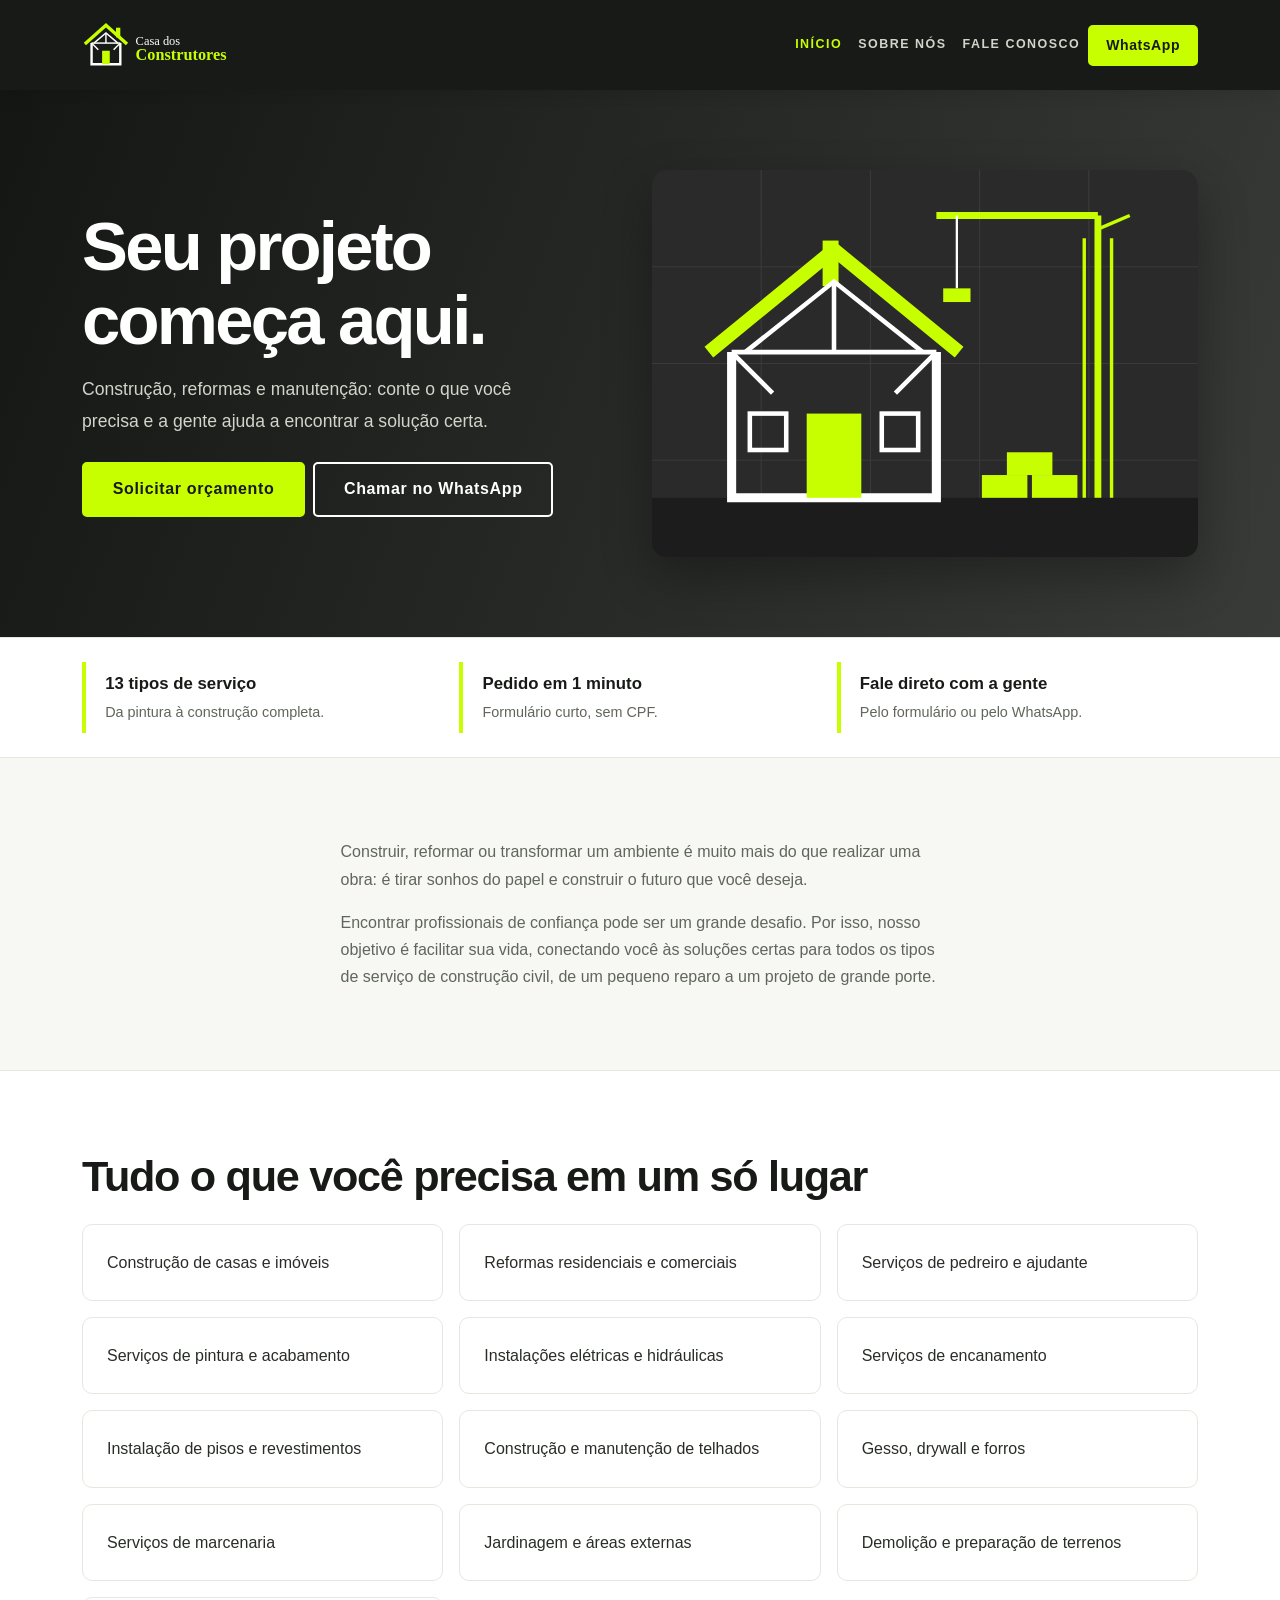
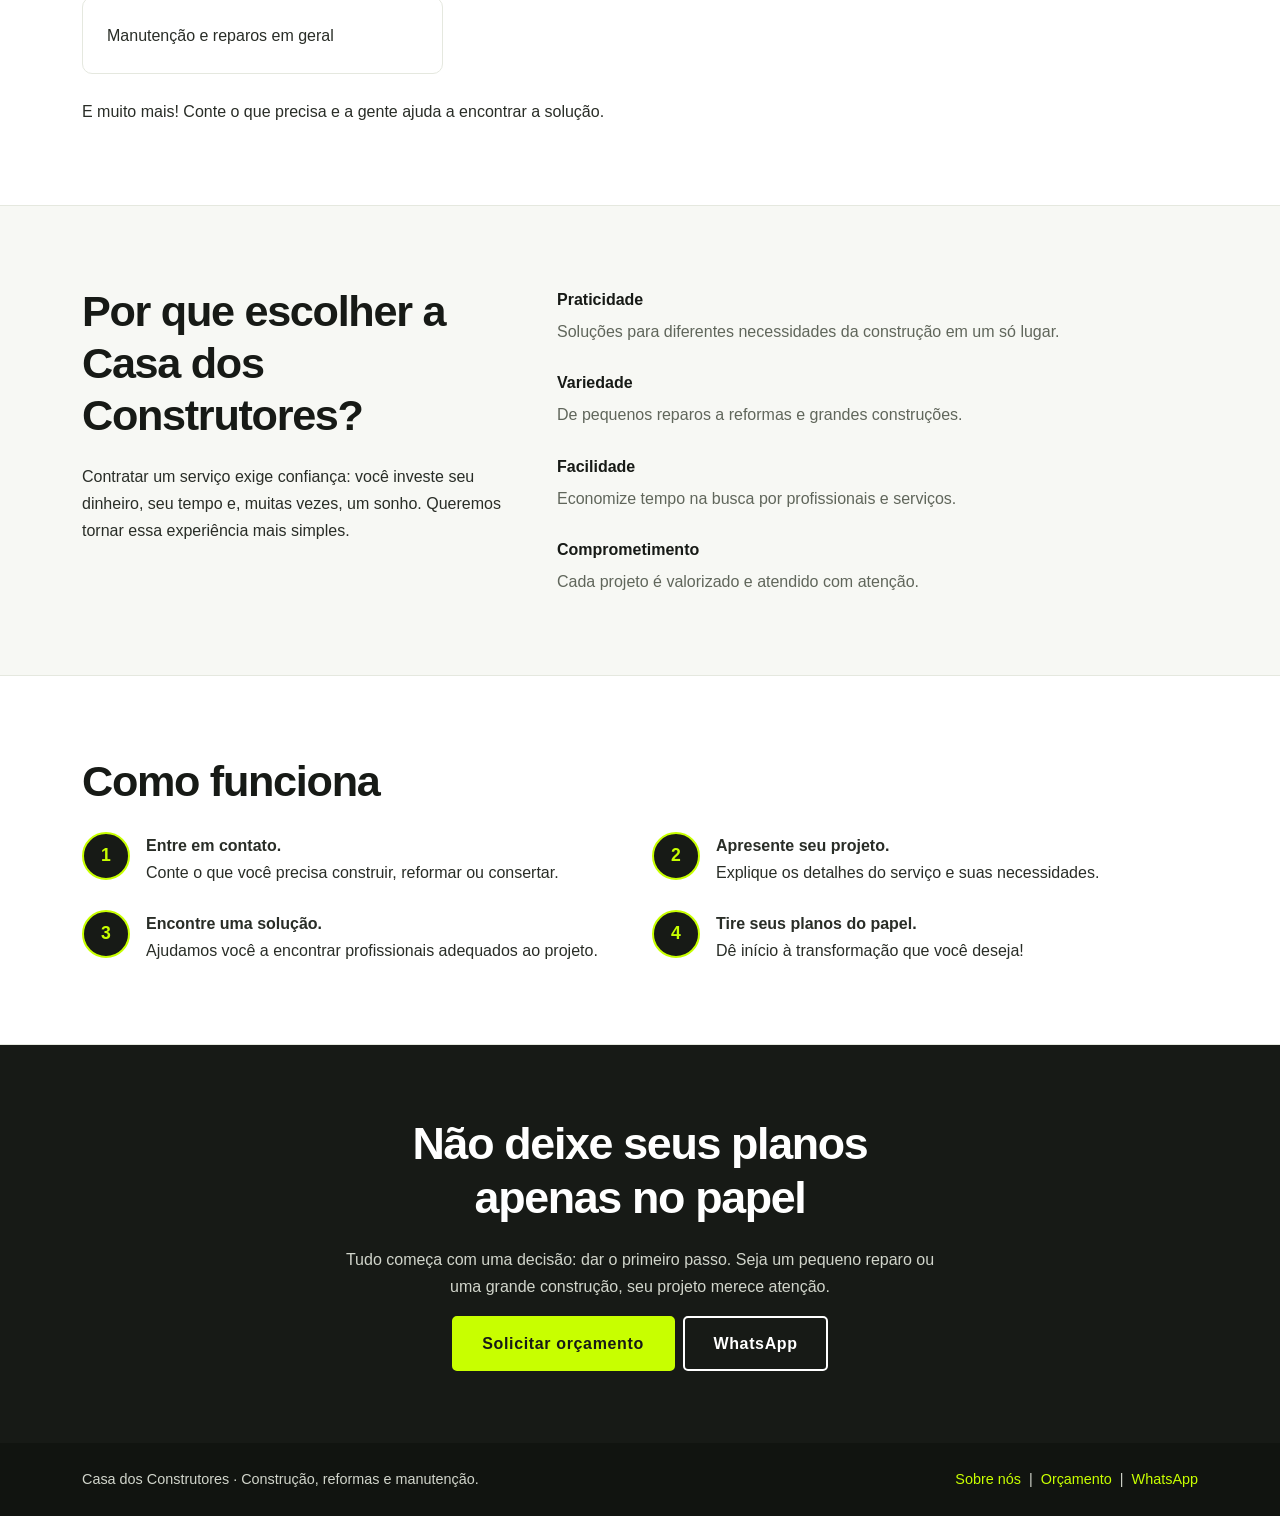
<file: index.html>
<!DOCTYPE html>
<html lang="pt-BR">
<head>
  <meta charset="UTF-8">
  <meta name="viewport" content="width=device-width, initial-scale=1">
  <meta name="description" content="Construção, reformas e manutenção: conte o que você precisa e encontre a solução certa.">
  <title>Casa dos Construtores | Construção, reformas e manutenção</title>
  <link rel="icon" type="image/svg+xml" href="logo-icone.svg">
  <link href="https://cdn.jsdelivr.net/npm/bootstrap@5.3.8/dist/css/bootstrap.min.css" rel="stylesheet">
  <link href="style.css" rel="stylesheet">
</head>
<body>
  <nav class="navbar navbar-expand-md navbar-dark" aria-label="Menu principal">
    <div class="container">
      <a class="navbar-brand" href="index.html"><img src="logo.svg" alt="Casa dos Construtores"></a>
      <button class="navbar-toggler" type="button" data-bs-toggle="collapse" data-bs-target="#menu" aria-controls="menu" aria-expanded="false" aria-label="Abrir menu">
        <span class="navbar-toggler-icon"></span>
      </button>
      <div class="collapse navbar-collapse" id="menu">
        <ul class="navbar-nav ms-auto align-items-md-center">
          <li class="nav-item"><a class="nav-link active" aria-current="page" href="index.html">Início</a></li>
          <li class="nav-item"><a class="nav-link" href="sobre.html">Sobre nós</a></li>
          <li class="nav-item"><a class="nav-link" href="contato.html">Fale conosco</a></li>
          <li class="nav-item"><a class="btn btn-lima btn-sm" href="https://wa.me/5517981953668?text=Ol%C3%A1%2C%20gostaria%20de%20um%20or%C3%A7amento" target="_blank" rel="noopener">WhatsApp</a></li>
        </ul>
      </div>
    </div>
  </nav>

  <main>
    <header class="hero">
      <div class="container">
        <div class="row align-items-center g-4">
          <div class="col-lg-6">
            <h1 class="mb-3">Seu projeto começa aqui.</h1>
            <p class="lead mb-4">Construção, reformas e manutenção: conte o que você precisa e a gente ajuda a encontrar a solução certa.</p>
            <div class="d-flex flex-wrap gap-2">
              <a class="btn btn-lima" href="contato.html">Solicitar orçamento</a>
              <a class="btn btn-contorno" href="https://wa.me/5517981953668?text=Ol%C3%A1%2C%20gostaria%20de%20um%20or%C3%A7amento" target="_blank" rel="noopener">Chamar no WhatsApp</a>
            </div>
          </div>
          <div class="col-lg-6"><img src="hero.svg" alt="Ilustração de uma casa em construção com guindaste" width="480" height="340"></div>
        </div>
      </div>
    </header>

    <section class="faixa py-4" aria-label="Informações rápidas">
      <div class="container">
        <div class="row g-3">
          <div class="col-md-4"><div class="info-item"><strong>13 tipos de serviço</strong><span>Da pintura à construção completa.</span></div></div>
          <div class="col-md-4"><div class="info-item"><strong>Pedido em 1 minuto</strong><span>Formulário curto, sem CPF.</span></div></div>
          <div class="col-md-4"><div class="info-item"><strong>Fale direto com a gente</strong><span>Pelo formulário ou pelo WhatsApp.</span></div></div>
        </div>
      </div>
    </section>

    <section class="secao">
      <div class="container texto">
        <p>Construir, reformar ou transformar um ambiente é muito mais do que realizar uma obra: é tirar sonhos do papel e construir o futuro que você deseja.</p>
        <p class="mb-0">Encontrar profissionais de confiança pode ser um grande desafio. Por isso, nosso objetivo é facilitar sua vida, conectando você às soluções certas para todos os tipos de serviço de construção civil, de um pequeno reparo a um projeto de grande porte.</p>
      </div>
    </section>

    <section class="secao faixa">
      <div class="container">
        <h2>Tudo o que você precisa em um só lugar</h2>
        <div class="row row-cols-1 row-cols-sm-2 row-cols-lg-3 g-3">
          <div class="col"><div class="servico">Construção de casas e imóveis</div></div>
          <div class="col"><div class="servico">Reformas residenciais e comerciais</div></div>
          <div class="col"><div class="servico">Serviços de pedreiro e ajudante</div></div>
          <div class="col"><div class="servico">Serviços de pintura e acabamento</div></div>
          <div class="col"><div class="servico">Instalações elétricas e hidráulicas</div></div>
          <div class="col"><div class="servico">Serviços de encanamento</div></div>
          <div class="col"><div class="servico">Instalação de pisos e revestimentos</div></div>
          <div class="col"><div class="servico">Construção e manutenção de telhados</div></div>
          <div class="col"><div class="servico">Gesso, drywall e forros</div></div>
          <div class="col"><div class="servico">Serviços de marcenaria</div></div>
          <div class="col"><div class="servico">Jardinagem e áreas externas</div></div>
          <div class="col"><div class="servico">Demolição e preparação de terrenos</div></div>
          <div class="col"><div class="servico">Manutenção e reparos em geral</div></div>
        </div>
        <p class="mt-4 mb-0">E muito mais! Conte o que precisa e a gente ajuda a encontrar a solução.</p>
      </div>
    </section>

    <section class="secao">
      <div class="container">
        <div class="row g-4">
          <div class="col-lg-5">
            <h2>Por que escolher a Casa dos Construtores?</h2>
            <p>Contratar um serviço exige confiança: você investe seu dinheiro, seu tempo e, muitas vezes, um sonho. Queremos tornar essa experiência mais simples.</p>
          </div>
          <div class="col-lg-7">
            <dl class="diferenciais mb-0">
              <dt>Praticidade</dt><dd>Soluções para diferentes necessidades da construção em um só lugar.</dd>
              <dt>Variedade</dt><dd>De pequenos reparos a reformas e grandes construções.</dd>
              <dt>Facilidade</dt><dd>Economize tempo na busca por profissionais e serviços.</dd>
              <dt>Comprometimento</dt><dd class="mb-0">Cada projeto é valorizado e atendido com atenção.</dd>
            </dl>
          </div>
        </div>
      </div>
    </section>

    <section class="secao faixa">
      <div class="container">
        <h2 class="mb-4">Como funciona</h2>
        <ol class="list-unstyled row g-4 mb-0">
          <li class="col-md-6 d-flex gap-3"><span class="passo-num" aria-hidden="true">1</span><div><strong>Entre em contato.</strong><br>Conte o que você precisa construir, reformar ou consertar.</div></li>
          <li class="col-md-6 d-flex gap-3"><span class="passo-num" aria-hidden="true">2</span><div><strong>Apresente seu projeto.</strong><br>Explique os detalhes do serviço e suas necessidades.</div></li>
          <li class="col-md-6 d-flex gap-3"><span class="passo-num" aria-hidden="true">3</span><div><strong>Encontre uma solução.</strong><br>Ajudamos você a encontrar profissionais adequados ao projeto.</div></li>
          <li class="col-md-6 d-flex gap-3"><span class="passo-num" aria-hidden="true">4</span><div><strong>Tire seus planos do papel.</strong><br>Dê início à transformação que você deseja!</div></li>
        </ol>
      </div>
    </section>

    <section class="secao final">
      <div class="container texto">
        <h2>Não deixe seus planos apenas no papel</h2>
        <p>Tudo começa com uma decisão: dar o primeiro passo. Seja um pequeno reparo ou uma grande construção, seu projeto merece atenção.</p>
        <div class="d-flex flex-wrap justify-content-center gap-2 mt-3">
          <a class="btn btn-lima" href="contato.html">Solicitar orçamento</a>
          <a class="btn btn-contorno" href="https://wa.me/5517981953668?text=Ol%C3%A1%2C%20gostaria%20de%20um%20or%C3%A7amento" target="_blank" rel="noopener">WhatsApp</a>
        </div>
      </div>
    </section>
  </main>
  <footer class="py-4">
    <div class="container d-flex flex-column flex-sm-row justify-content-between gap-2">
      <span>Casa dos Construtores · Construção, reformas e manutenção.</span>
      <span><a href="sobre.html">Sobre nós</a> &nbsp;|&nbsp; <a href="contato.html">Orçamento</a> &nbsp;|&nbsp; <a href="https://wa.me/5517981953668?text=Ol%C3%A1%2C%20gostaria%20de%20um%20or%C3%A7amento" target="_blank" rel="noopener">WhatsApp</a></span>
    </div>
  </footer>
  <script src="https://cdn.jsdelivr.net/npm/bootstrap@5.3.8/dist/js/bootstrap.bundle.min.js"></script>
</body>
</html>
</file>
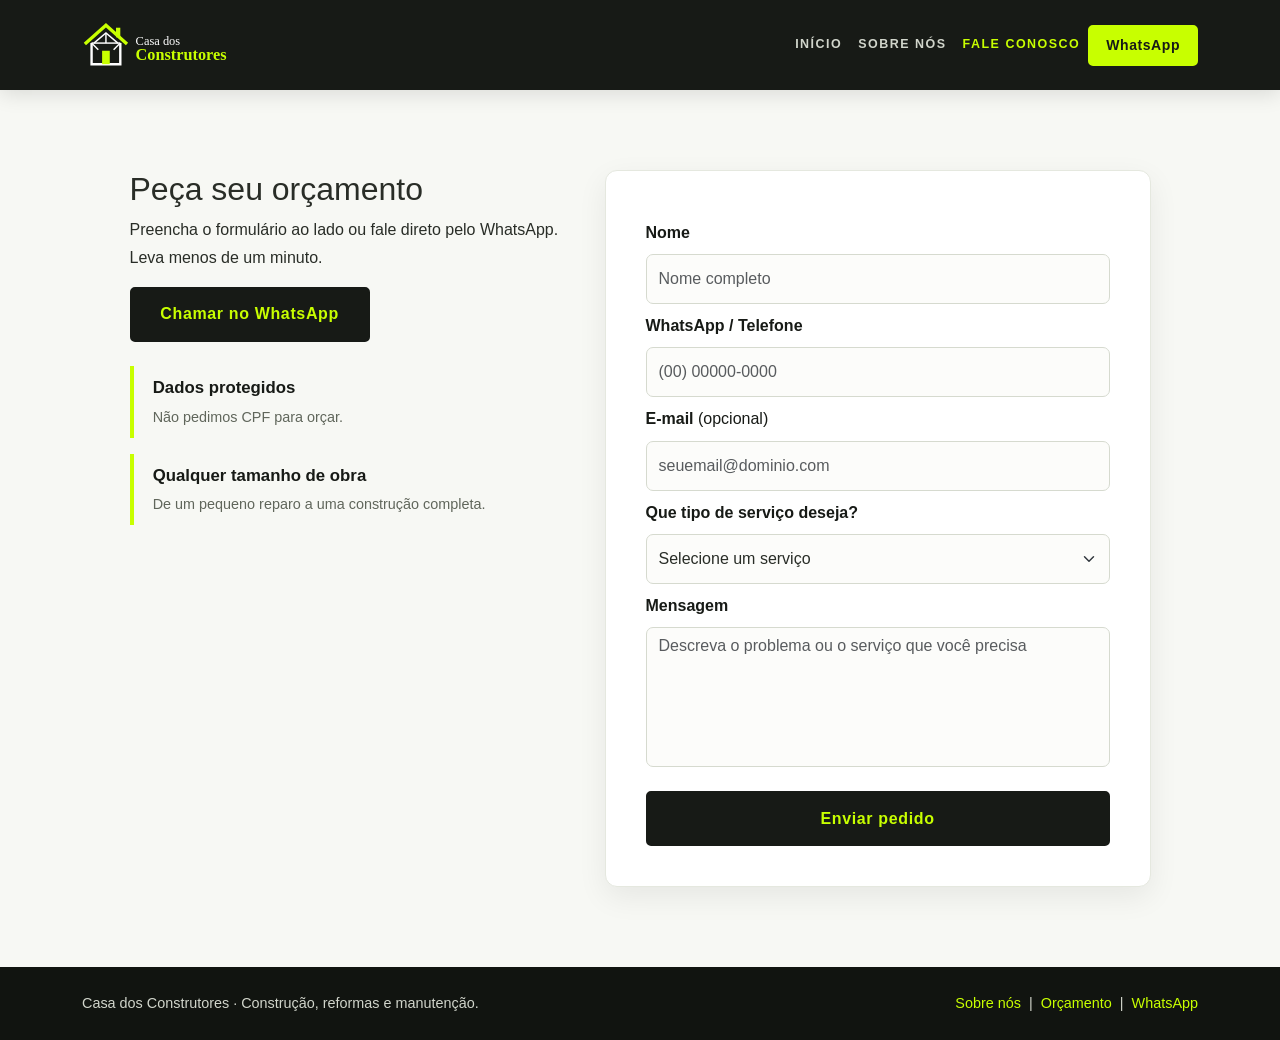
<file: contato.html>
<!DOCTYPE html>
<html lang="pt-BR">
<head>
  <meta charset="UTF-8">
  <meta name="viewport" content="width=device-width, initial-scale=1">
  <meta name="description" content="Solicite um orçamento de obra, reforma ou manutenção.">
  <title>Peça seu orçamento | Casa dos Construtores</title>
  <link rel="icon" type="image/svg+xml" href="logo-icone.svg">
  <link href="https://cdn.jsdelivr.net/npm/bootstrap@5.3.8/dist/css/bootstrap.min.css" rel="stylesheet">
  <link href="style.css" rel="stylesheet">
</head>
<body>
  <nav class="navbar navbar-expand-md navbar-dark" aria-label="Menu principal">
    <div class="container">
      <a class="navbar-brand" href="index.html"><img src="logo.svg" alt="Casa dos Construtores"></a>
      <button class="navbar-toggler" type="button" data-bs-toggle="collapse" data-bs-target="#menu" aria-controls="menu" aria-expanded="false" aria-label="Abrir menu">
        <span class="navbar-toggler-icon"></span>
      </button>
      <div class="collapse navbar-collapse" id="menu">
        <ul class="navbar-nav ms-auto align-items-md-center">
          <li class="nav-item"><a class="nav-link" href="index.html">Início</a></li>
          <li class="nav-item"><a class="nav-link" href="sobre.html">Sobre nós</a></li>
          <li class="nav-item"><a class="nav-link active" aria-current="page" href="contato.html">Fale conosco</a></li>
          <li class="nav-item"><a class="btn btn-lima btn-sm" href="https://wa.me/5517981953668?text=Ol%C3%A1%2C%20gostaria%20de%20um%20or%C3%A7amento" target="_blank" rel="noopener">WhatsApp</a></li>
        </ul>
      </div>
    </div>
  </nav>

  <main class="secao">
    <div class="container">
      <div class="row g-4 justify-content-center">
        <div class="col-lg-5">
          <h1 class="h2">Peça seu orçamento</h1>
          <p>Preencha o formulário ao lado ou fale direto pelo WhatsApp. Leva menos de um minuto.</p>
          <a class="btn btn-cc mb-4" href="https://wa.me/5517981953668?text=Ol%C3%A1%2C%20gostaria%20de%20um%20or%C3%A7amento" target="_blank" rel="noopener">Chamar no WhatsApp</a>
          <div class="info-item mb-3"><strong>Dados protegidos</strong><span>Não pedimos CPF para orçar.</span></div>
          <div class="info-item"><strong>Qualquer tamanho de obra</strong><span>De um pequeno reparo a uma construção completa.</span></div>
        </div>
        <div class="col-lg-6">
          <form class="card-form" action="https://formsubmit.co/mickaelyam08@gmail.com" method="POST">
            <input type="hidden" name="_subject" value="Novo pedido de orçamento - Casa dos Construtores">
            <input type="hidden" name="_captcha" value="false">
            <input type="hidden" name="_template" value="table">
            <input type="hidden" name="_next" value="https://mickaelyam08-cpu.github.io/casa-dos-construtores-escolar-/obrigado.html">
            <input type="text" name="_honey" class="d-none" tabindex="-1" autocomplete="off">

            <label class="form-label" for="nome">Nome</label>
            <input class="form-control" type="text" id="nome" name="nome" placeholder="Nome completo" autocomplete="name" required>

            <label class="form-label" for="telefone">WhatsApp / Telefone</label>
            <input class="form-control" type="tel" id="telefone" name="telefone" placeholder="(00) 00000-0000" inputmode="numeric" autocomplete="tel" maxlength="15" pattern="\(\d{2}\) \d{4,5}-\d{4}" title="Digite no formato (00) 00000-0000" required>

            <label class="form-label" for="email">E-mail <span class="fw-normal">(opcional)</span></label>
            <input class="form-control" type="email" id="email" name="email" placeholder="seuemail@dominio.com" autocomplete="email">

            <label class="form-label" for="servico">Que tipo de serviço deseja?</label>
            <select class="form-select" id="servico" name="servico" required>
              <option value="" disabled selected>Selecione um serviço</option>
              <option value="construcao">Construção de casas e imóveis</option>
              <option value="reformas">Reformas residenciais e comerciais</option>
              <option value="pedreiro">Serviços de pedreiro e ajudante</option>
              <option value="pintura">Serviços de pintura e acabamento</option>
              <option value="eletrica-hidraulica">Instalações elétricas e hidráulicas</option>
              <option value="encanamento">Serviços de encanamento</option>
              <option value="pisos">Instalação de pisos e revestimentos</option>
              <option value="telhados">Construção e manutenção de telhados</option>
              <option value="gesso">Gesso, drywall e forros</option>
              <option value="marcenaria">Serviços de marcenaria</option>
              <option value="jardinagem">Jardinagem e áreas externas</option>
              <option value="demolicao">Demolição e preparação de terrenos</option>
              <option value="manutencao">Manutenção e reparos em geral</option>
              <option value="outros">Outros serviços</option>
            </select>

            <label class="form-label" for="mensagem">Mensagem</label>
            <textarea class="form-control" id="mensagem" name="mensagem" rows="4" placeholder="Descreva o problema ou o serviço que você precisa" required></textarea>

            <button type="submit" class="btn btn-cc">Enviar pedido</button>
          </form>
        </div>
      </div>
    </div>
  </main>
  <footer class="py-4">
    <div class="container d-flex flex-column flex-sm-row justify-content-between gap-2">
      <span>Casa dos Construtores · Construção, reformas e manutenção.</span>
      <span><a href="sobre.html">Sobre nós</a> &nbsp;|&nbsp; <a href="contato.html">Orçamento</a> &nbsp;|&nbsp; <a href="https://wa.me/5517981953668?text=Ol%C3%A1%2C%20gostaria%20de%20um%20or%C3%A7amento" target="_blank" rel="noopener">WhatsApp</a></span>
    </div>
  </footer>
  <script src="https://cdn.jsdelivr.net/npm/bootstrap@5.3.8/dist/js/bootstrap.bundle.min.js"></script>
  <script>
    document.getElementById('telefone').addEventListener('input', function (e) {
      var v = e.target.value.replace(/\D/g, '').slice(0, 11);
      if (v.length > 10) v = v.replace(/^(\d{2})(\d{5})(\d{4})$/, '($1) $2-$3');
      else if (v.length > 6) v = v.replace(/^(\d{2})(\d{4})(\d{0,4})$/, '($1) $2-$3');
      else if (v.length > 2) v = v.replace(/^(\d{2})(\d{0,5})$/, '($1) $2');
      e.target.value = v;
    });
  </script>
</body>
</html>
</file>
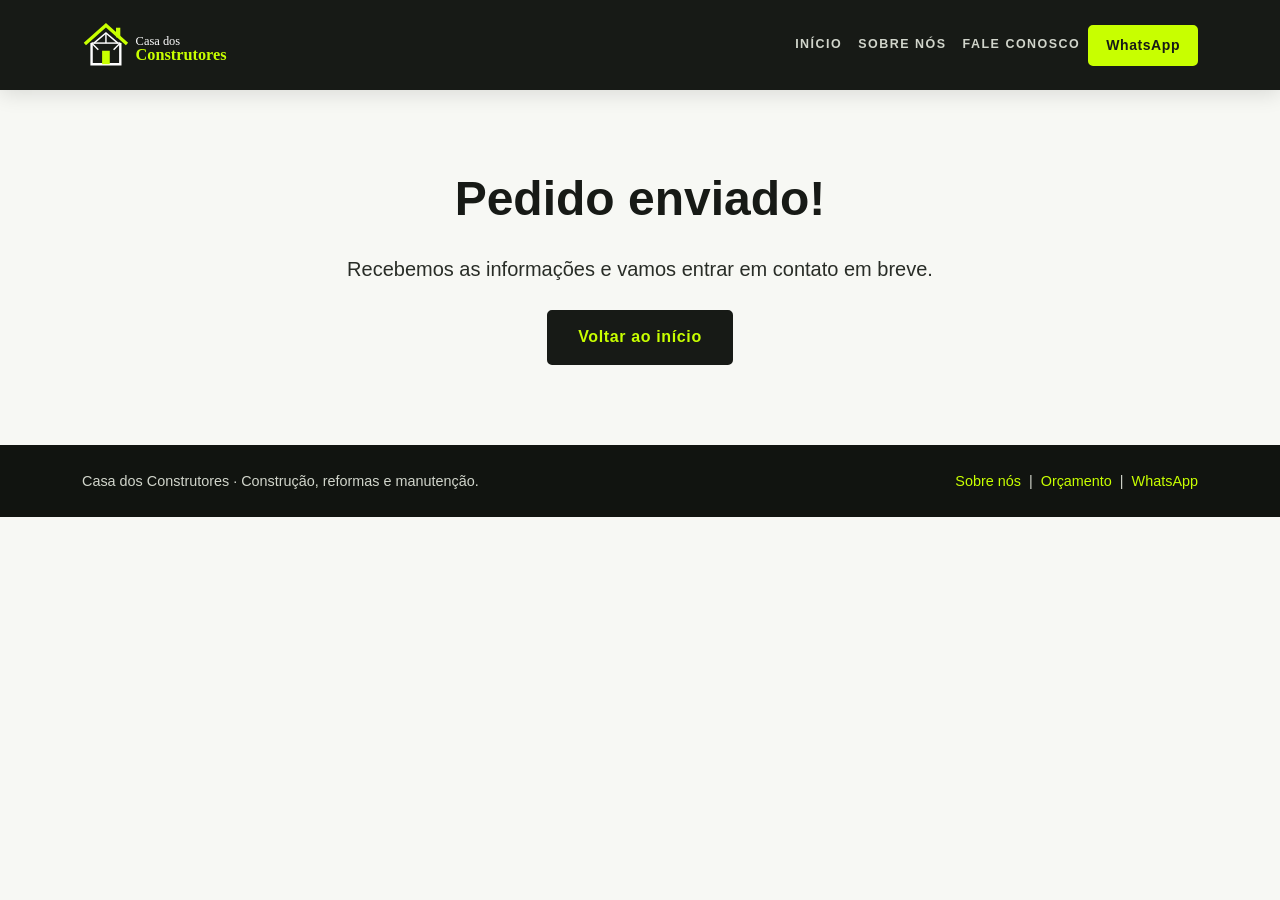
<file: obrigado.html>
<!DOCTYPE html>
<html lang="pt-BR">
<head>
  <meta charset="UTF-8">
  <meta name="viewport" content="width=device-width, initial-scale=1">
  <meta name="description" content="Pedido de orçamento enviado.">
  <title>Pedido enviado | Casa dos Construtores</title>
  <link rel="icon" type="image/svg+xml" href="logo-icone.svg">
  <link href="https://cdn.jsdelivr.net/npm/bootstrap@5.3.8/dist/css/bootstrap.min.css" rel="stylesheet">
  <link href="style.css" rel="stylesheet">
</head>
<body>
  <nav class="navbar navbar-expand-md navbar-dark" aria-label="Menu principal">
    <div class="container">
      <a class="navbar-brand" href="index.html"><img src="logo.svg" alt="Casa dos Construtores"></a>
      <button class="navbar-toggler" type="button" data-bs-toggle="collapse" data-bs-target="#menu" aria-controls="menu" aria-expanded="false" aria-label="Abrir menu">
        <span class="navbar-toggler-icon"></span>
      </button>
      <div class="collapse navbar-collapse" id="menu">
        <ul class="navbar-nav ms-auto align-items-md-center">
          <li class="nav-item"><a class="nav-link" href="index.html">Início</a></li>
          <li class="nav-item"><a class="nav-link" href="sobre.html">Sobre nós</a></li>
          <li class="nav-item"><a class="nav-link" href="contato.html">Fale conosco</a></li>
          <li class="nav-item"><a class="btn btn-lima btn-sm" href="https://wa.me/5517981953668?text=Ol%C3%A1%2C%20gostaria%20de%20um%20or%C3%A7amento" target="_blank" rel="noopener">WhatsApp</a></li>
        </ul>
      </div>
    </div>
  </nav>

  <main class="secao">
    <div class="container pagina text-center">
      <h1>Pedido enviado!</h1>
      <p class="lead">Recebemos as informações e vamos entrar em contato em breve.</p>
      <a class="btn btn-cc mt-2" href="index.html">Voltar ao início</a>
    </div>
  </main>
  <footer class="py-4">
    <div class="container d-flex flex-column flex-sm-row justify-content-between gap-2">
      <span>Casa dos Construtores · Construção, reformas e manutenção.</span>
      <span><a href="sobre.html">Sobre nós</a> &nbsp;|&nbsp; <a href="contato.html">Orçamento</a> &nbsp;|&nbsp; <a href="https://wa.me/5517981953668?text=Ol%C3%A1%2C%20gostaria%20de%20um%20or%C3%A7amento" target="_blank" rel="noopener">WhatsApp</a></span>
    </div>
  </footer>
  <script src="https://cdn.jsdelivr.net/npm/bootstrap@5.3.8/dist/js/bootstrap.bundle.min.js"></script>
</body>
</html>
</file>
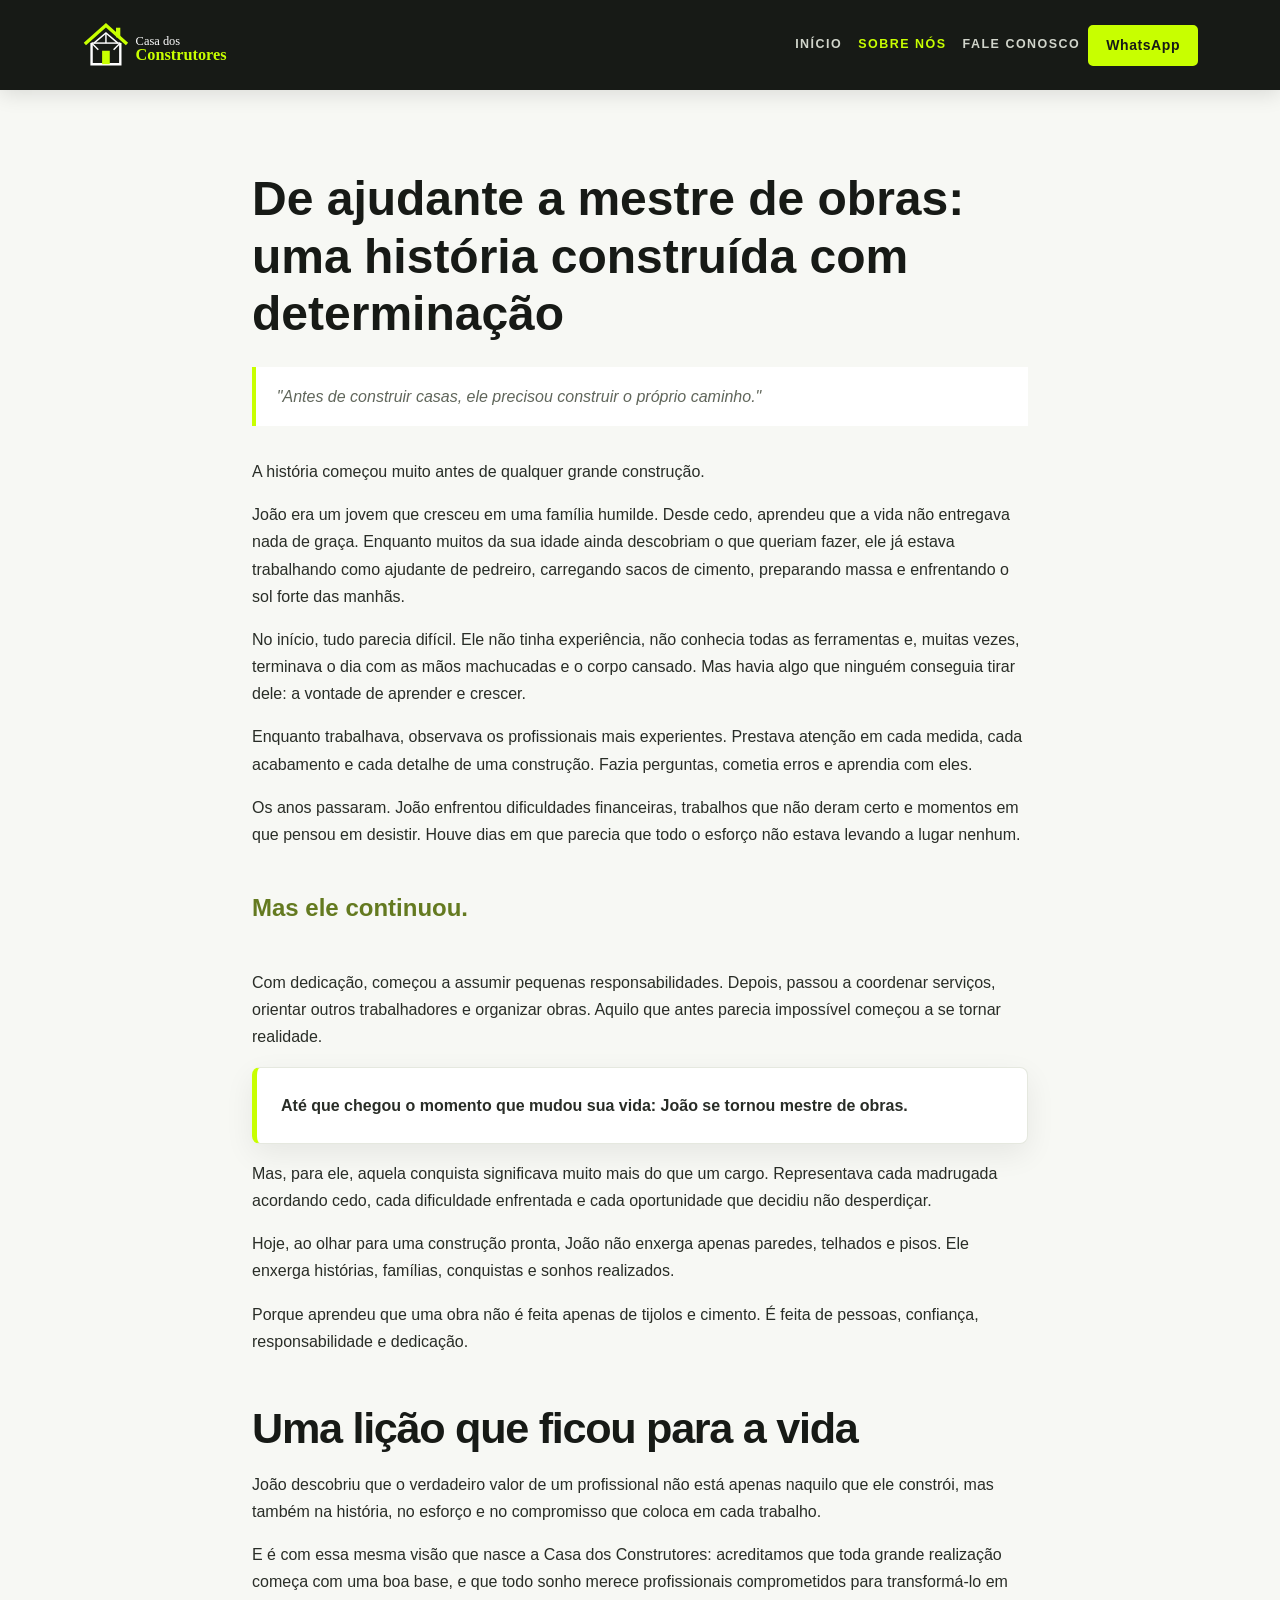
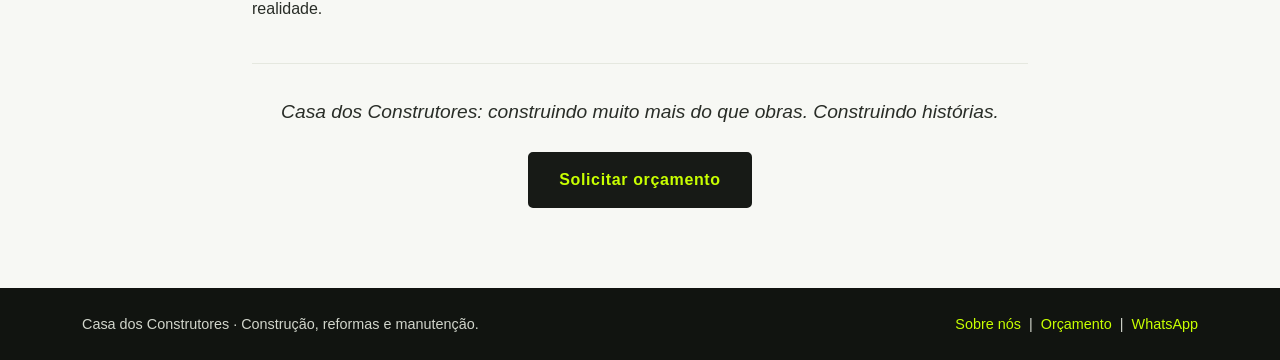
<file: sobre.html>
<!DOCTYPE html>
<html lang="pt-BR">
<head>
  <meta charset="UTF-8">
  <meta name="viewport" content="width=device-width, initial-scale=1">
  <meta name="description" content="A história por trás da Casa dos Construtores.">
  <title>Sobre nós | Casa dos Construtores</title>
  <link rel="icon" type="image/svg+xml" href="logo-icone.svg">
  <link href="https://cdn.jsdelivr.net/npm/bootstrap@5.3.8/dist/css/bootstrap.min.css" rel="stylesheet">
  <link href="style.css" rel="stylesheet">
</head>
<body>
  <nav class="navbar navbar-expand-md navbar-dark" aria-label="Menu principal">
    <div class="container">
      <a class="navbar-brand" href="index.html"><img src="logo.svg" alt="Casa dos Construtores"></a>
      <button class="navbar-toggler" type="button" data-bs-toggle="collapse" data-bs-target="#menu" aria-controls="menu" aria-expanded="false" aria-label="Abrir menu">
        <span class="navbar-toggler-icon"></span>
      </button>
      <div class="collapse navbar-collapse" id="menu">
        <ul class="navbar-nav ms-auto align-items-md-center">
          <li class="nav-item"><a class="nav-link" href="index.html">Início</a></li>
          <li class="nav-item"><a class="nav-link active" aria-current="page" href="sobre.html">Sobre nós</a></li>
          <li class="nav-item"><a class="nav-link" href="contato.html">Fale conosco</a></li>
          <li class="nav-item"><a class="btn btn-lima btn-sm" href="https://wa.me/5517981953668?text=Ol%C3%A1%2C%20gostaria%20de%20um%20or%C3%A7amento" target="_blank" rel="noopener">WhatsApp</a></li>
        </ul>
      </div>
    </div>
  </nav>

  <main class="secao">
    <article class="container pagina">
      <h1>De ajudante a mestre de obras: uma história construída com determinação</h1>
      <p class="frase">"Antes de construir casas, ele precisou construir o próprio caminho."</p>

      <p>A história começou muito antes de qualquer grande construção.</p>
      <p>João era um jovem que cresceu em uma família humilde. Desde cedo, aprendeu que a vida não entregava nada de graça. Enquanto muitos da sua idade ainda descobriam o que queriam fazer, ele já estava trabalhando como ajudante de pedreiro, carregando sacos de cimento, preparando massa e enfrentando o sol forte das manhãs.</p>
      <p>No início, tudo parecia difícil. Ele não tinha experiência, não conhecia todas as ferramentas e, muitas vezes, terminava o dia com as mãos machucadas e o corpo cansado. Mas havia algo que ninguém conseguia tirar dele: a vontade de aprender e crescer.</p>
      <p>Enquanto trabalhava, observava os profissionais mais experientes. Prestava atenção em cada medida, cada acabamento e cada detalhe de uma construção. Fazia perguntas, cometia erros e aprendia com eles.</p>
      <p>Os anos passaram. João enfrentou dificuldades financeiras, trabalhos que não deram certo e momentos em que pensou em desistir. Houve dias em que parecia que todo o esforço não estava levando a lugar nenhum.</p>

      <p class="virada">Mas ele continuou.</p>

      <p>Com dedicação, começou a assumir pequenas responsabilidades. Depois, passou a coordenar serviços, orientar outros trabalhadores e organizar obras. Aquilo que antes parecia impossível começou a se tornar realidade.</p>
      <p class="conquista">Até que chegou o momento que mudou sua vida: João se tornou mestre de obras.</p>
      <p>Mas, para ele, aquela conquista significava muito mais do que um cargo. Representava cada madrugada acordando cedo, cada dificuldade enfrentada e cada oportunidade que decidiu não desperdiçar.</p>
      <p>Hoje, ao olhar para uma construção pronta, João não enxerga apenas paredes, telhados e pisos. Ele enxerga histórias, famílias, conquistas e sonhos realizados.</p>
      <p>Porque aprendeu que uma obra não é feita apenas de tijolos e cimento. É feita de pessoas, confiança, responsabilidade e dedicação.</p>

      <h2 class="mt-5 mb-3">Uma lição que ficou para a vida</h2>
      <p>João descobriu que o verdadeiro valor de um profissional não está apenas naquilo que ele constrói, mas também na história, no esforço e no compromisso que coloca em cada trabalho.</p>
      <p>E é com essa mesma visão que nasce a Casa dos Construtores: acreditamos que toda grande realização começa com uma boa base, e que todo sonho merece profissionais comprometidos para transformá-lo em realidade.</p>

      <p class="assinatura">Casa dos Construtores: construindo muito mais do que obras. Construindo histórias.</p>
      <div class="text-center mt-4"><a class="btn btn-cc" href="contato.html">Solicitar orçamento</a></div>
    </article>
  </main>
  <footer class="py-4">
    <div class="container d-flex flex-column flex-sm-row justify-content-between gap-2">
      <span>Casa dos Construtores · Construção, reformas e manutenção.</span>
      <span><a href="sobre.html">Sobre nós</a> &nbsp;|&nbsp; <a href="contato.html">Orçamento</a> &nbsp;|&nbsp; <a href="https://wa.me/5517981953668?text=Ol%C3%A1%2C%20gostaria%20de%20um%20or%C3%A7amento" target="_blank" rel="noopener">WhatsApp</a></span>
    </div>
  </footer>
  <script src="https://cdn.jsdelivr.net/npm/bootstrap@5.3.8/dist/js/bootstrap.bundle.min.js"></script>
</body>
</html>
</file>
<file: style.css>
:root {
  --cc-preto: #171a16;
  --cc-preto-2: #22271f;
  --cc-lima: #c8ff00;
  --cc-lima-hover: #dcff55;
  --cc-verde: #647a20;
  --cc-papel: #f7f8f4;
  --cc-texto: #292d27;
  --cc-cinza: #60665b;  /* texto secundário em fundo claro */
  --cc-claro: #d1d5cb;  /* texto secundário em fundo escuro */
  --cc-linha: #e5e8df;
  --cc-sombra: 0 10px 30px rgba(0,0,0,.07);

  --bs-body-font-family: Arial, Helvetica, sans-serif;
  --bs-body-bg: var(--cc-papel);
  --bs-body-color: var(--cc-texto);
  --bs-body-line-height: 1.7;
  --bs-link-color: var(--cc-verde);
}

/* ===== GERAL ===== */
/* box-sizing, scroll suave e fonte/cor do body já vêm do Bootstrap */

img {
  max-width: 100%;
}

a {
  transition: .3s;
}

a:focus-visible,
button:focus-visible {
  outline: 3px solid var(--cc-lima);
  outline-offset: 4px;
}

/* ===== MENU ===== */

.navbar {
  background: var(--cc-preto);
  padding: 1rem 0;
  box-shadow: 0 4px 20px rgba(0,0,0,.12);
}

.navbar-brand img {
  height: 48px;
  width: auto;
}

.navbar .nav-link {
  color: var(--cc-claro);
  font-size: .78rem;
  font-weight: 700;
  letter-spacing: .12em;
  text-transform: uppercase;
  padding: .75rem 1rem;
}

.navbar .nav-link:hover,
.navbar .nav-link.active {
  color: var(--cc-lima);
}

@media (max-width: 767.98px) {
  .navbar .nav-link {
    padding: .8rem 0;
  }

  .navbar .btn {
    margin: .5rem 0;
  }
}

/* ===== BOTÕES ===== */

.btn-lima,
.btn-cc,
.btn-contorno {
  border-radius: 5px;
  padding: .85rem 1.8rem;
  font-weight: 700;
  letter-spacing: .04em;
  transition: .3s;
}

.btn-lima {
  background: var(--cc-lima);
  color: var(--cc-preto);
  border: 2px solid var(--cc-lima);
}

.btn-lima:hover {
  background: var(--cc-lima-hover);
  border-color: var(--cc-lima-hover);
  color: var(--cc-preto);
  transform: translateY(-3px);
  box-shadow: 0 8px 20px rgba(200,255,0,.2);
}

.btn-cc {
  background: var(--cc-preto);
  color: var(--cc-lima);
  border: 2px solid var(--cc-preto);
}

.btn-cc:hover {
  background: var(--cc-preto-2);
  color: var(--cc-lima);
  transform: translateY(-3px);
}

.btn-contorno {
  background: transparent;
  border: 2px solid white;
  color: white;
}

.btn-contorno:hover {
  background: white;
  color: var(--cc-preto);
}

.btn-sm.btn-lima {
  padding: .5rem 1rem;
}

/* ===== ABERTURA / HERO ===== */

.hero {
  background: linear-gradient(110deg, rgba(15,18,14,.98), rgba(23,26,22,.85));
  color: white;
  padding: 5rem 0;
  overflow: hidden;
}

.hero h1 {
  font-size: clamp(2.3rem, 5.5vw, 4.3rem);
  font-weight: 800;
  line-height: 1.08;
  letter-spacing: -.04em;
  margin-bottom: 1.5rem;
}

.hero h1 span {
  color: var(--cc-lima);
}

.hero .lead {
  color: var(--cc-claro);
  font-size: 1.1rem;
  max-width: 48ch;
  line-height: 1.8;
}

.hero img {
  width: 100%;
  height: auto;
  border-radius: 14px;
  box-shadow: 0 20px 50px rgba(0,0,0,.3);
  transition: .3s;
}

.hero img:hover {
  transform: scale(1.02);
}

/* ===== FAIXA DE INFORMAÇÕES ===== */

.faixa {
  background: white;
  border-block: 1px solid var(--cc-linha);
  padding: 1.5rem 0;
}

.info-item {
  border-left: 4px solid var(--cc-lima);
  padding: .5rem 0 .5rem 1.2rem;
}

.info-item strong {
  display: block;
  font-size: 1.05rem;
  color: var(--cc-preto);
}

.info-item span {
  color: var(--cc-cinza);
  font-size: .9rem;
}

/* ===== SEÇÕES ===== */

.secao {
  padding: 5rem 0;
}

.secao h2 {
  font-size: clamp(1.8rem, 4vw, 2.7rem);
  font-weight: 800;
  letter-spacing: -.03em;
  margin-bottom: 1.3rem;
  color: var(--cc-preto);
}

.secao h2 span {
  color: var(--cc-verde);
}

.texto {
  max-width: 70ch;
  color: var(--cc-cinza);
}

/* ===== SERVIÇOS ===== */

.servico {
  background: white;
  border: 1px solid var(--cc-linha);
  border-radius: 10px;
  padding: 1.5rem;
  height: 100%;
  transition: .3s;
}

.servico:hover {
  transform: translateY(-7px);
  border-color: var(--cc-lima);
  box-shadow: var(--cc-sombra);
}

.servico h3 {
  font-size: 1.2rem;
  font-weight: 800;
  color: var(--cc-preto);
  margin-bottom: .7rem;
}

/* ===== DIFERENCIAIS ===== */

.diferenciais dt {
  color: var(--cc-preto);
  font-weight: 800;
  margin-bottom: .3rem;
}

.diferenciais dd {
  color: var(--cc-cinza);
  margin-bottom: 1.5rem;
}

/* ===== ETAPAS ===== */

.passo-num {
  flex: 0 0 auto;
  width: 3rem;
  height: 3rem;
  border-radius: 50%;
  background: var(--cc-preto);
  color: var(--cc-lima);
  display: grid;
  place-items: center;
  font-weight: 800;
  font-size: 1.1rem;
  border: 2px solid var(--cc-lima);
}

/* ===== CHAMADA FINAL ===== */

.final {
  background: var(--cc-preto);
  color: white;
  text-align: center;
  padding: 4.5rem 1rem;
}

.final h2 {
  color: white;
  font-size: clamp(1.8rem, 4vw, 2.8rem);
  font-weight: 800;
}

.final p {
  color: var(--cc-claro);
}

/* ===== PÁGINA SOBRE ===== */

.pagina {
  max-width: 800px;
  margin: auto;
}

.pagina h1 {
  color: var(--cc-preto);
  font-size: clamp(2rem, 5vw, 3rem);
  font-weight: 800;
  margin-bottom: 1.5rem;
}

.frase {
  font-style: italic;
  color: var(--cc-cinza);
  border-left: 4px solid var(--cc-lima);
  padding: 1rem 1.3rem;
  margin-bottom: 2rem;
  background: white;
}

.virada {
  font-size: clamp(1.2rem, 4vw, 1.5rem);
  font-weight: 800;
  color: var(--cc-verde);
  margin: 2.5rem 0;
}

.conquista {
  padding: 1.5rem;
  background: white;
  border: 1px solid var(--cc-linha);
  border-left: 5px solid var(--cc-lima);
  border-radius: 8px;
  font-weight: 700;
  box-shadow: var(--cc-sombra);
}

.assinatura {
  text-align: center;
  font-style: italic;
  font-size: 1.2rem;
  border-top: 1px solid var(--cc-linha);
  padding-top: 2rem;
  margin-top: 2.5rem;
}

/* ===== FORMULÁRIO ===== */

.card-form {
  background: white;
  border: 1px solid var(--cc-linha);
  border-radius: 12px;
  box-shadow: var(--cc-sombra);
  padding: 2.5rem;
}

.card-form h2 {
  color: var(--cc-preto);
  font-weight: 800;
}

.form-label {
  font-weight: 700;
  color: var(--cc-preto);
  margin-top: .5rem;
}

.form-control,
.form-select {
  min-height: 50px;
  border: 1px solid #d6dacf;
  border-radius: 7px;
  background-color: #fcfcfa;
}

.form-control:focus,
.form-select:focus {
  border-color: var(--cc-verde);
  box-shadow: 0 0 0 .22rem rgba(100,122,32,.15);
  background: white;
}

textarea.form-control {
  min-height: 140px;
  resize: none;
}

.card-form .btn {
  width: 100%;
  min-height: 50px;
  margin-top: 1.5rem;
}

/* ===== RODAPÉ ===== */

footer {
  background: #111410;
  color: var(--cc-claro);
  font-size: .9rem;
  padding: 2.5rem 0;
}

footer a {
  color: var(--cc-lima);
  text-decoration: none;
}

footer a:hover {
  color: white;
  text-decoration: underline;
}

/* ===== ANIMAÇÕES ===== */

@keyframes aparecer {
  from {
    opacity: 0;
    transform: translateY(20px);
  }
}

/* "backwards" (e não "both"): não trava o transform depois da animação,
   senão o hover dos botões do hero não funciona */
.hero h1,
.hero .lead,
.hero .btn {
  animation: aparecer .8s ease backwards;
}

.hero .lead {
  animation-delay: .15s;
}

.hero .btn {
  animation-delay: .3s;
}
</file>
